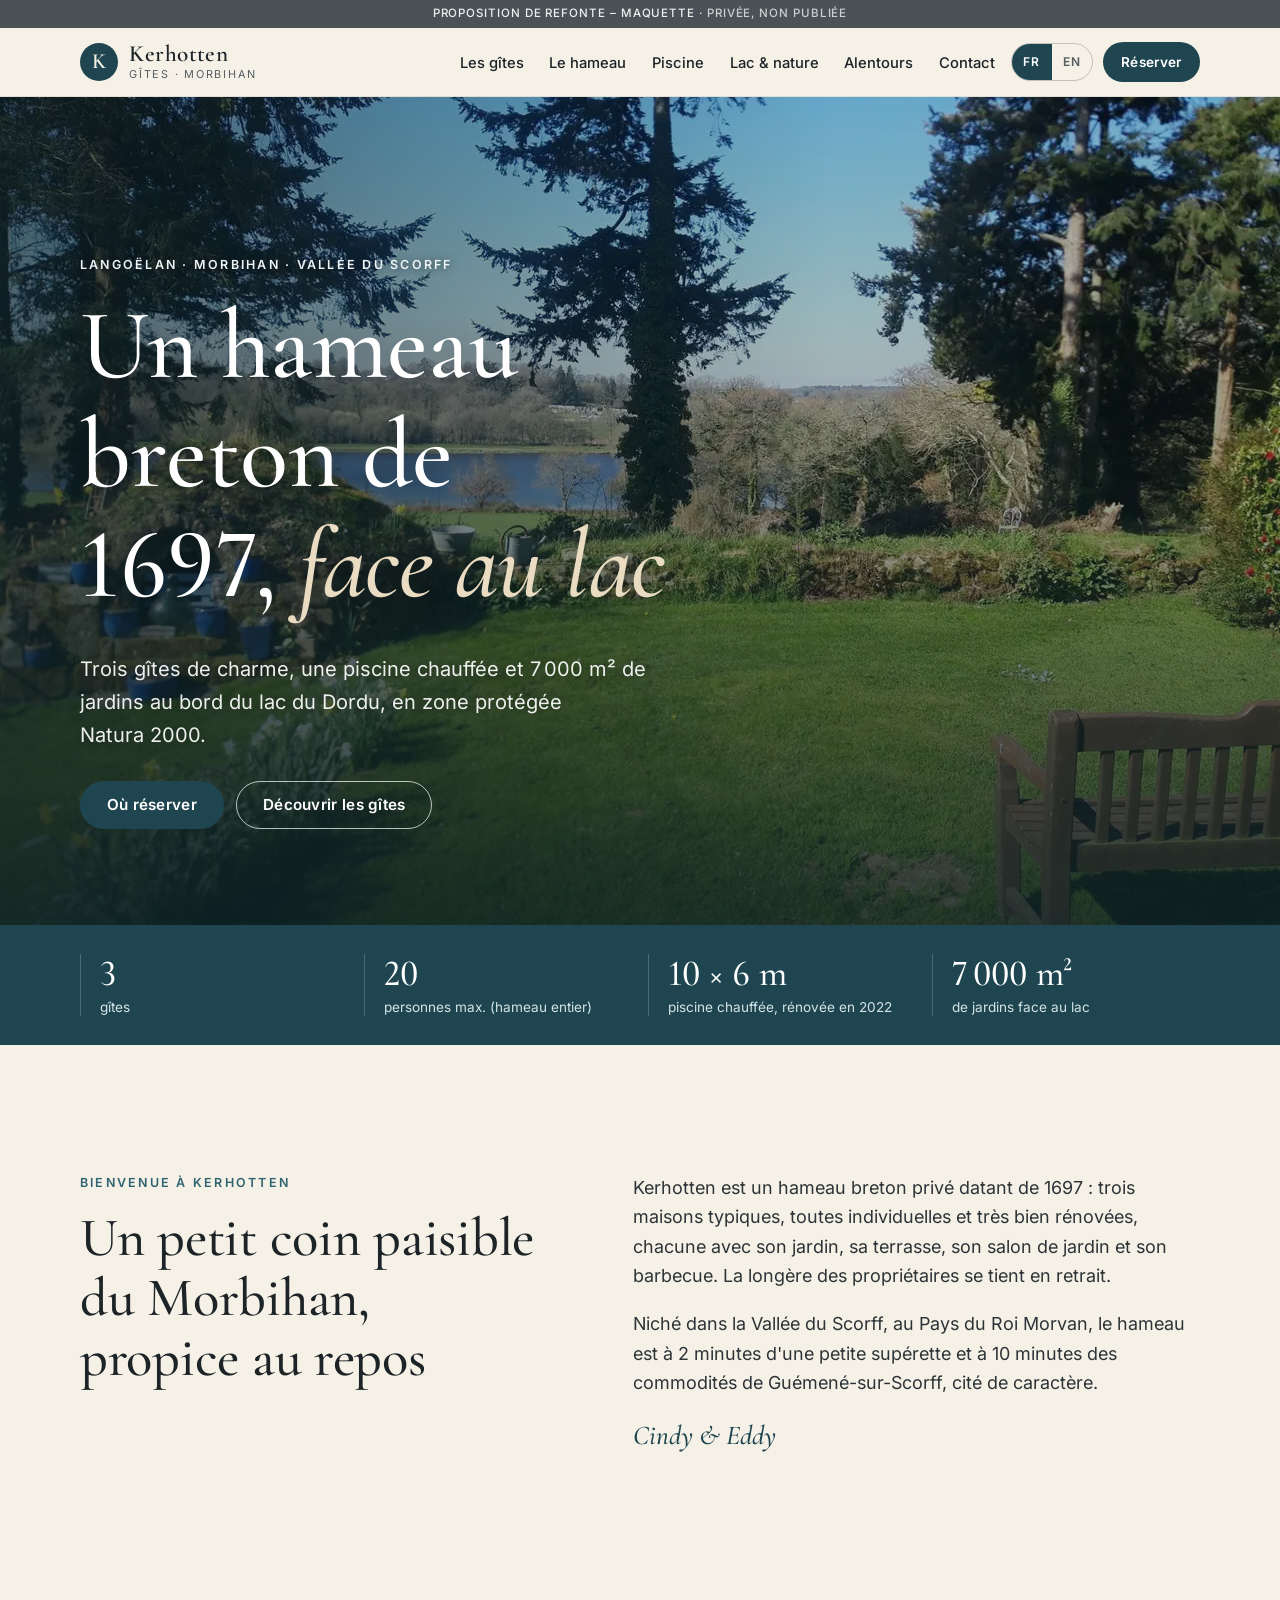
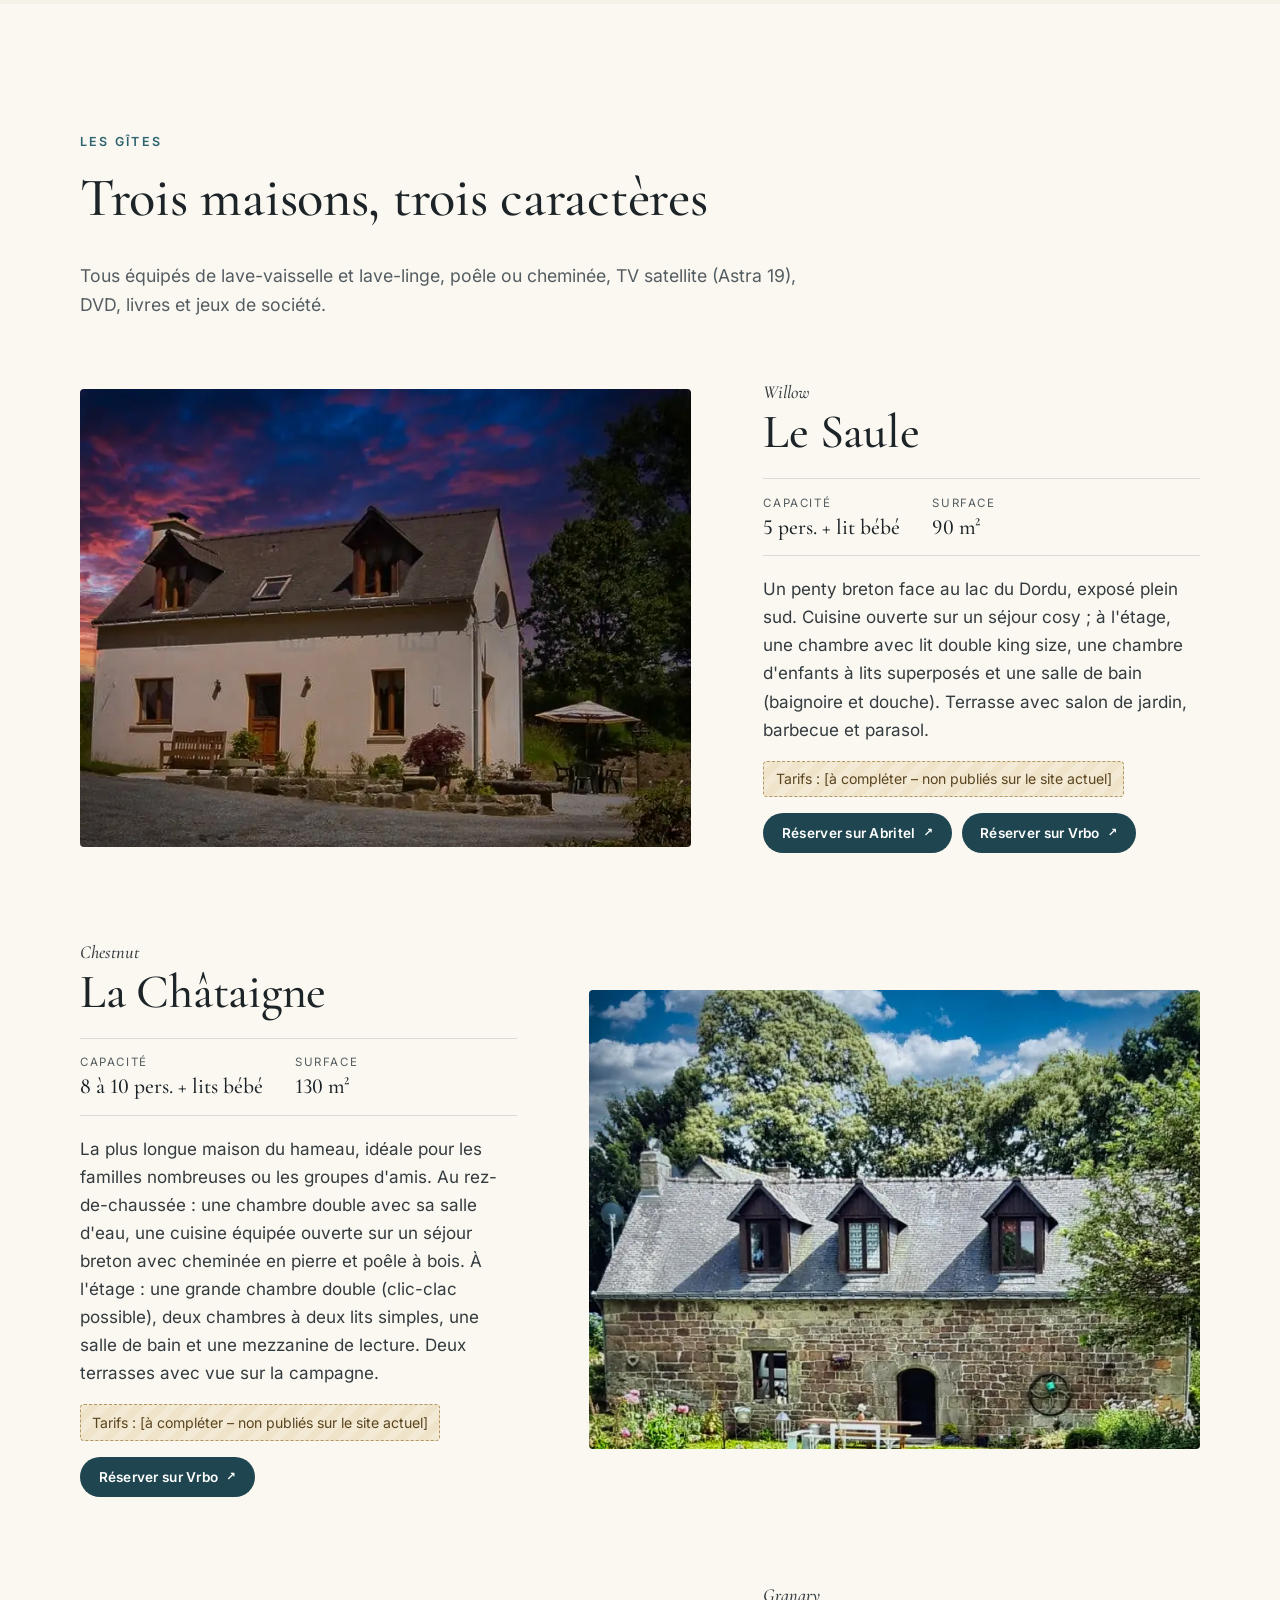
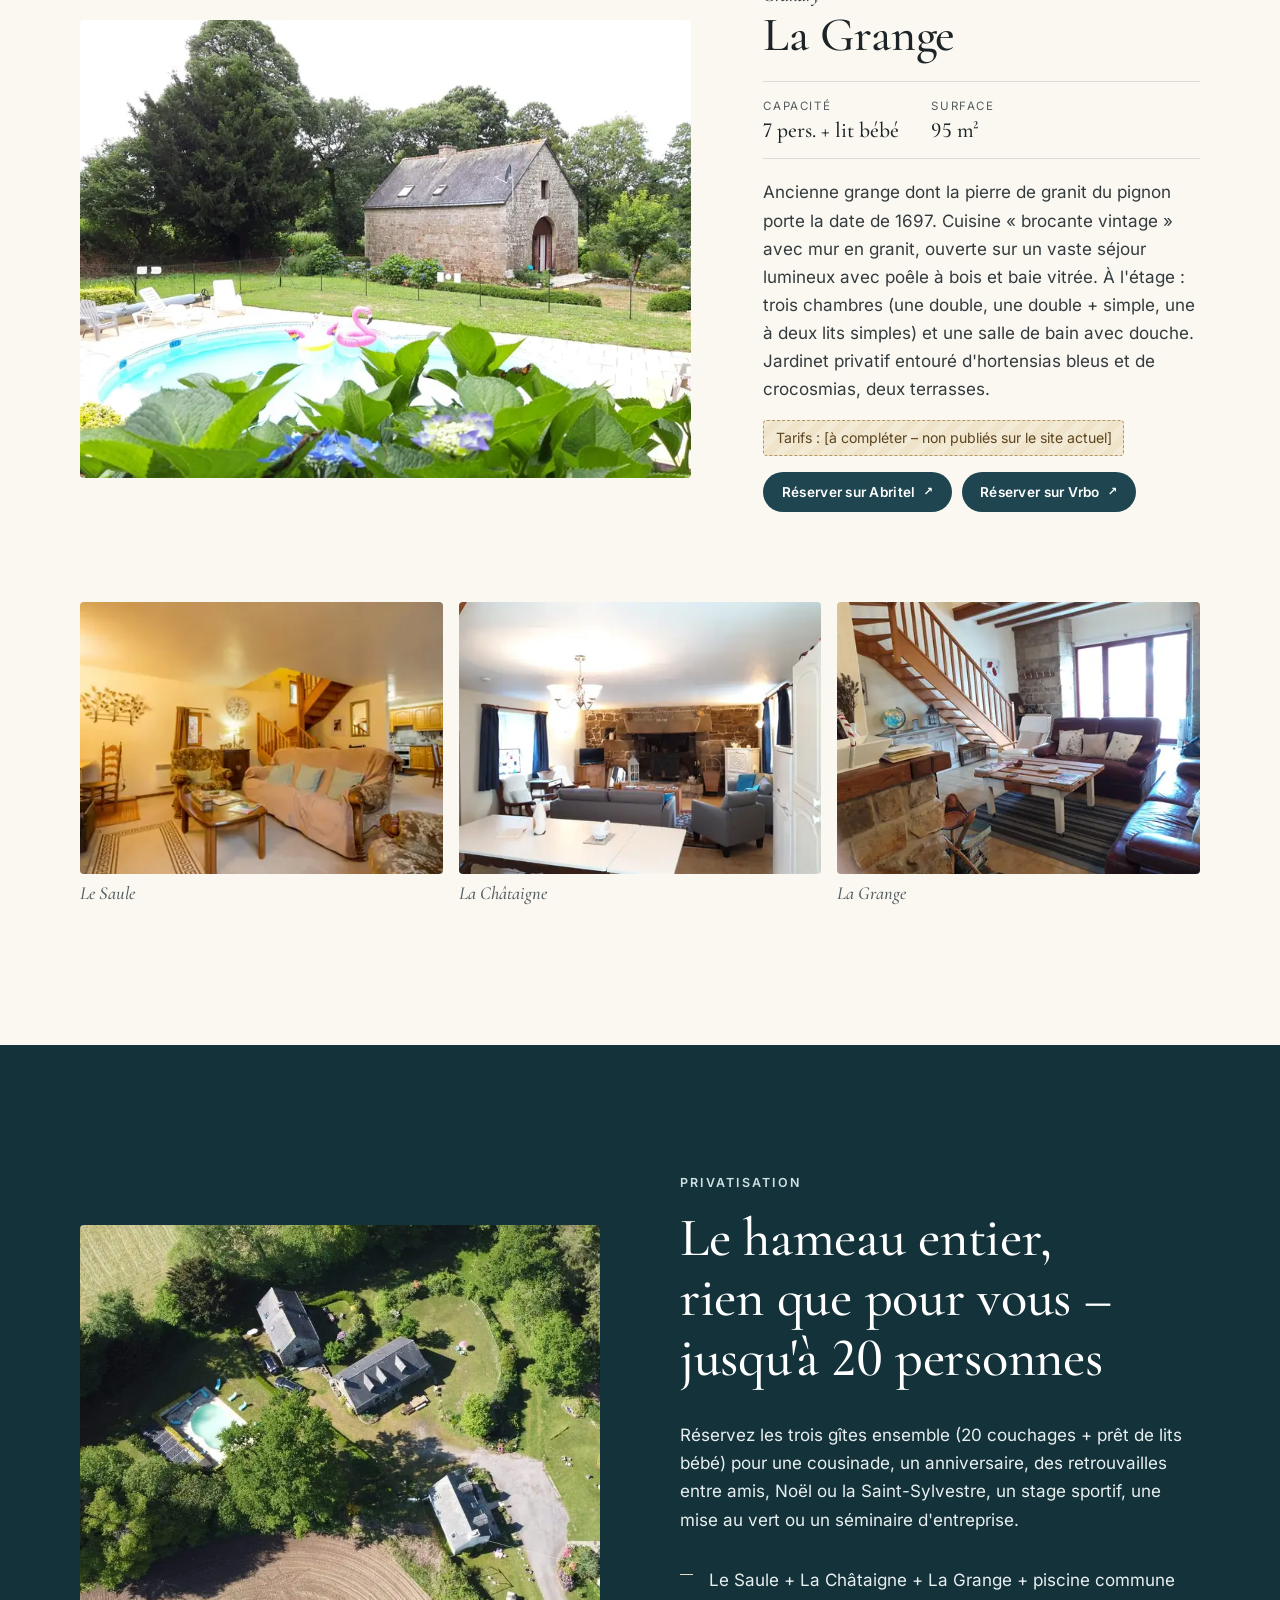
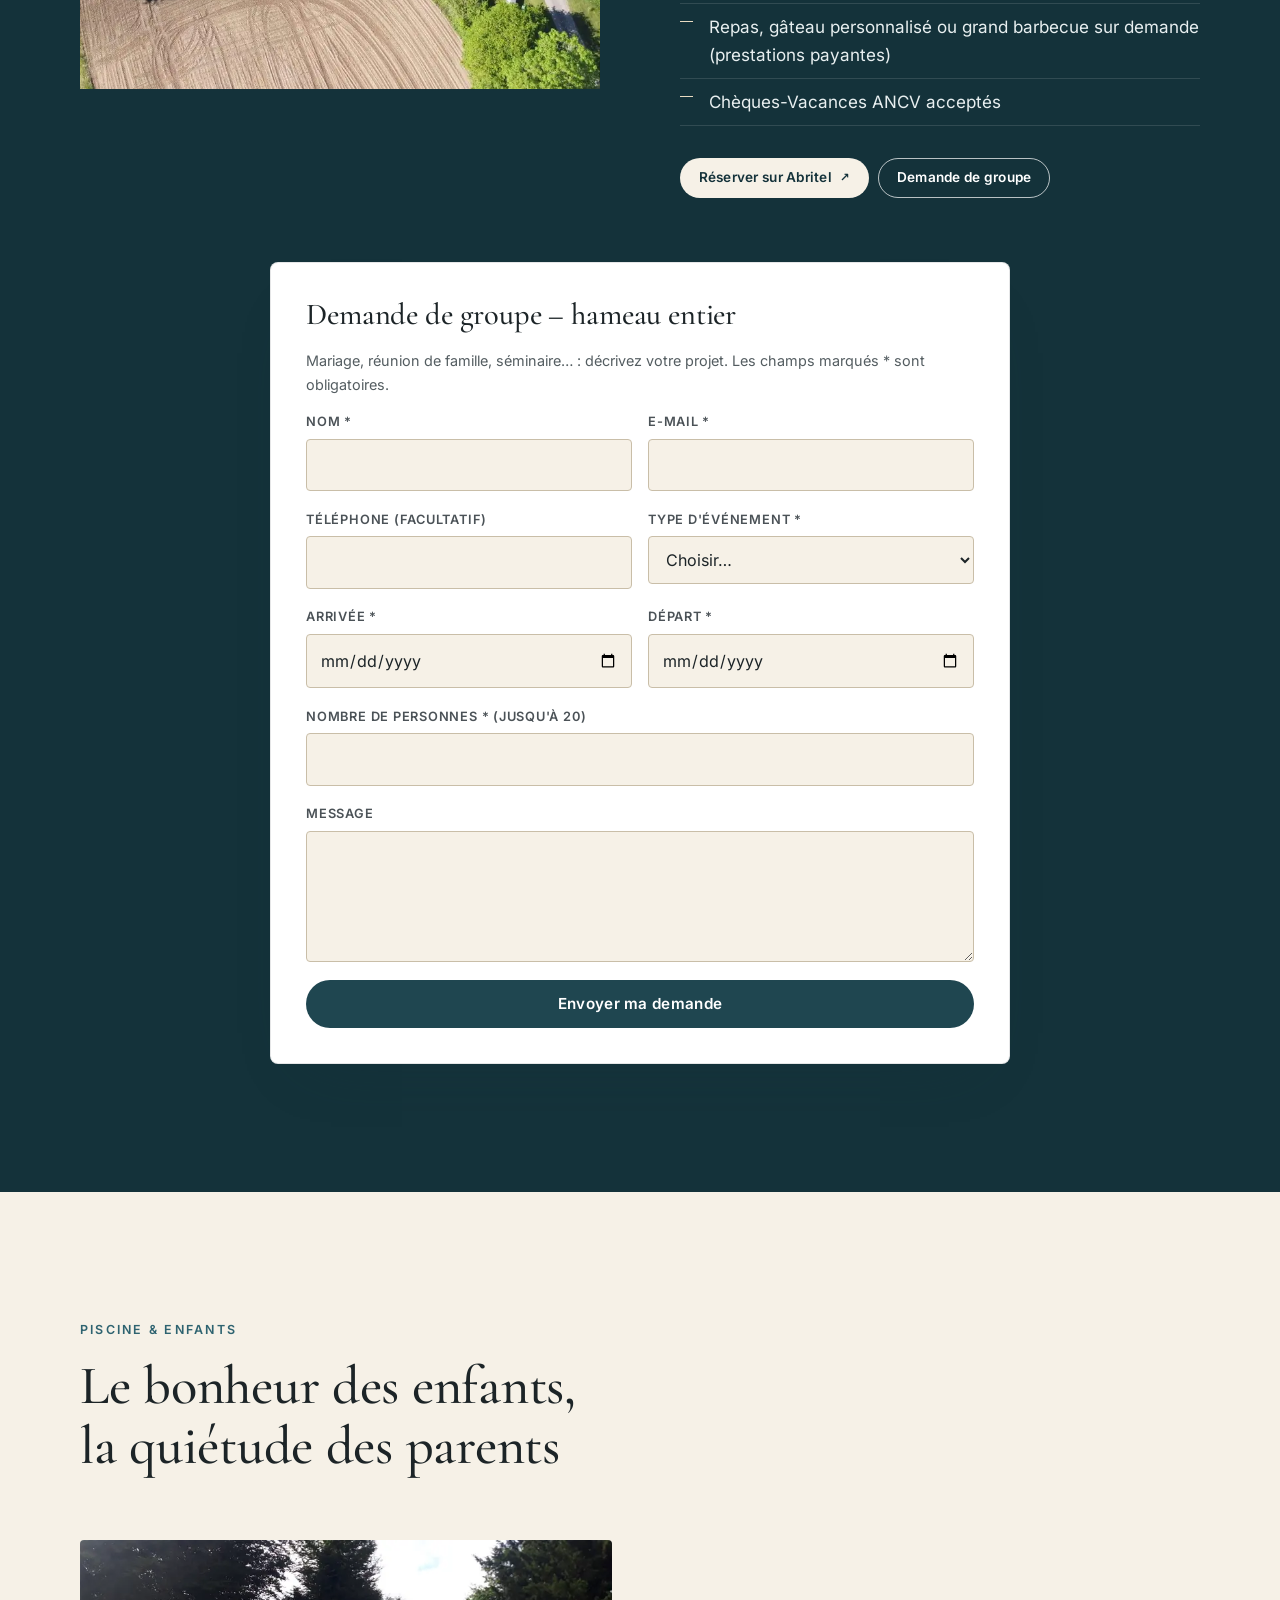
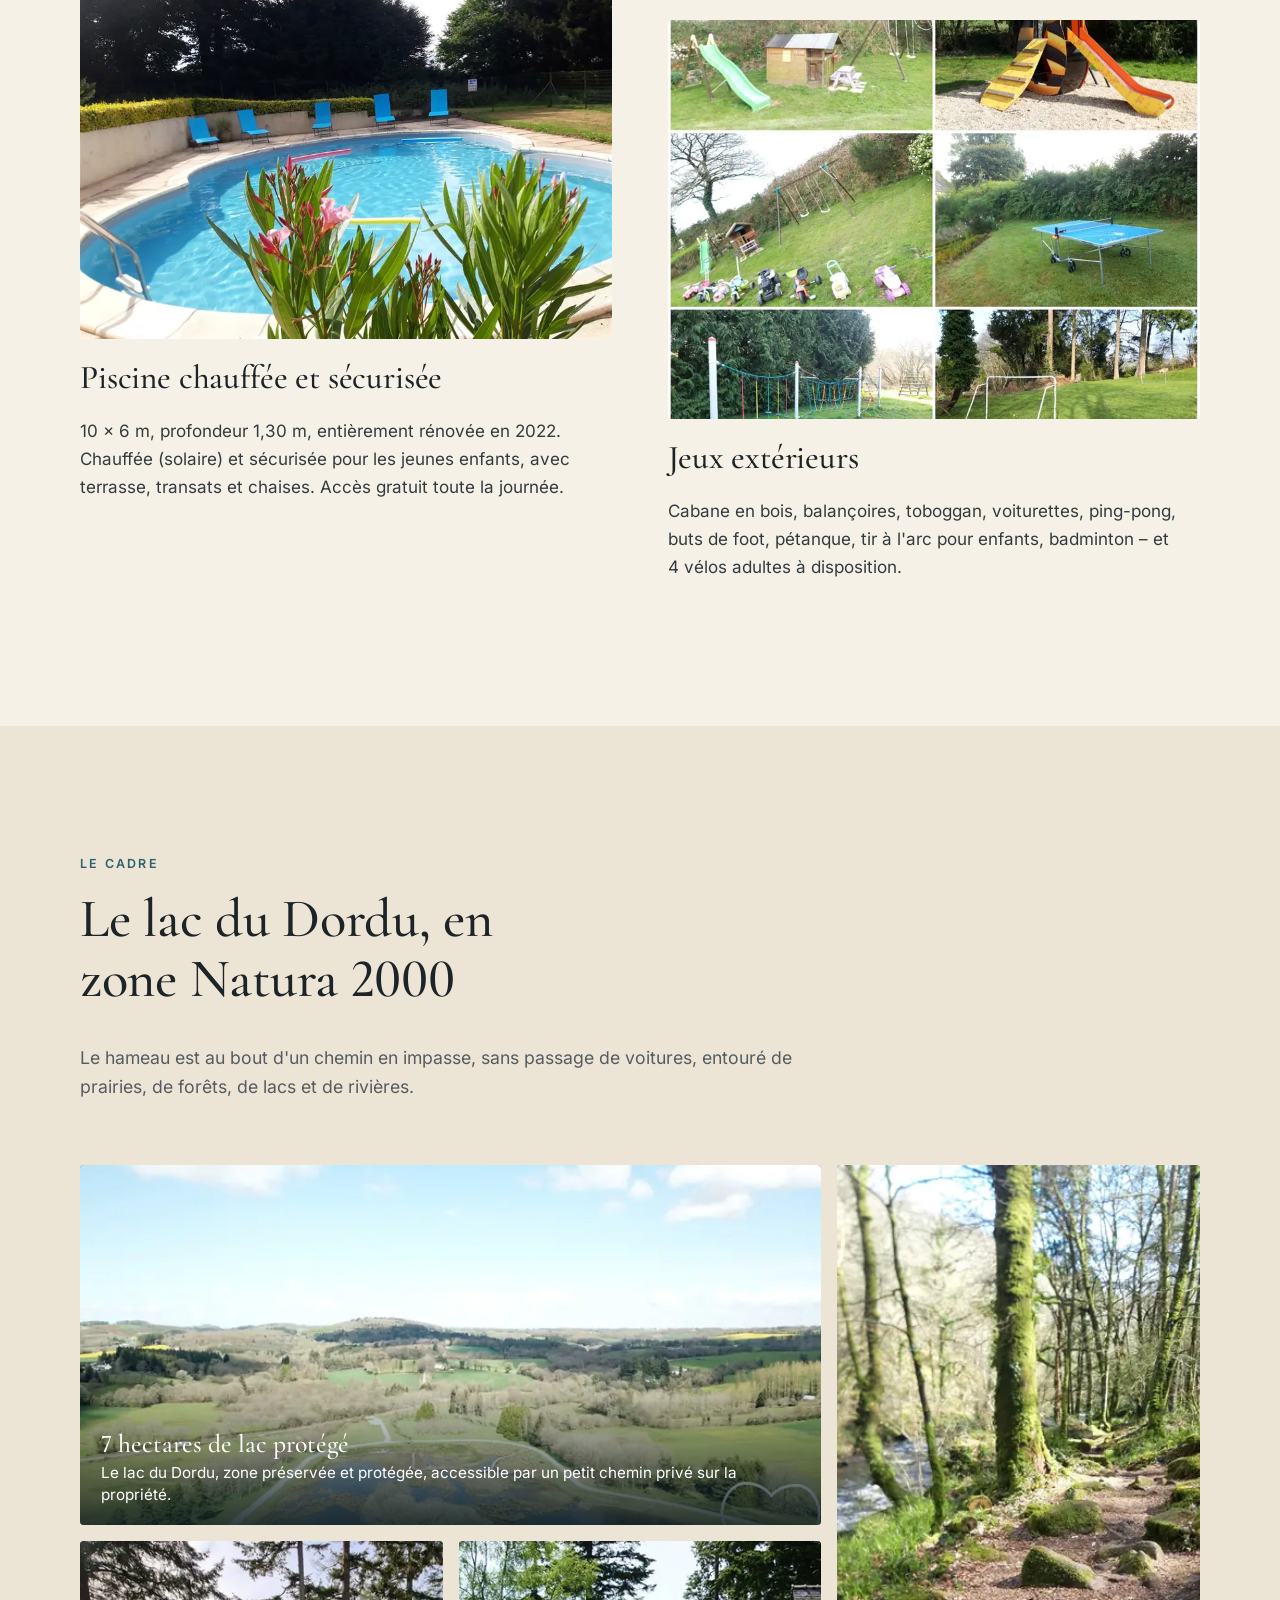
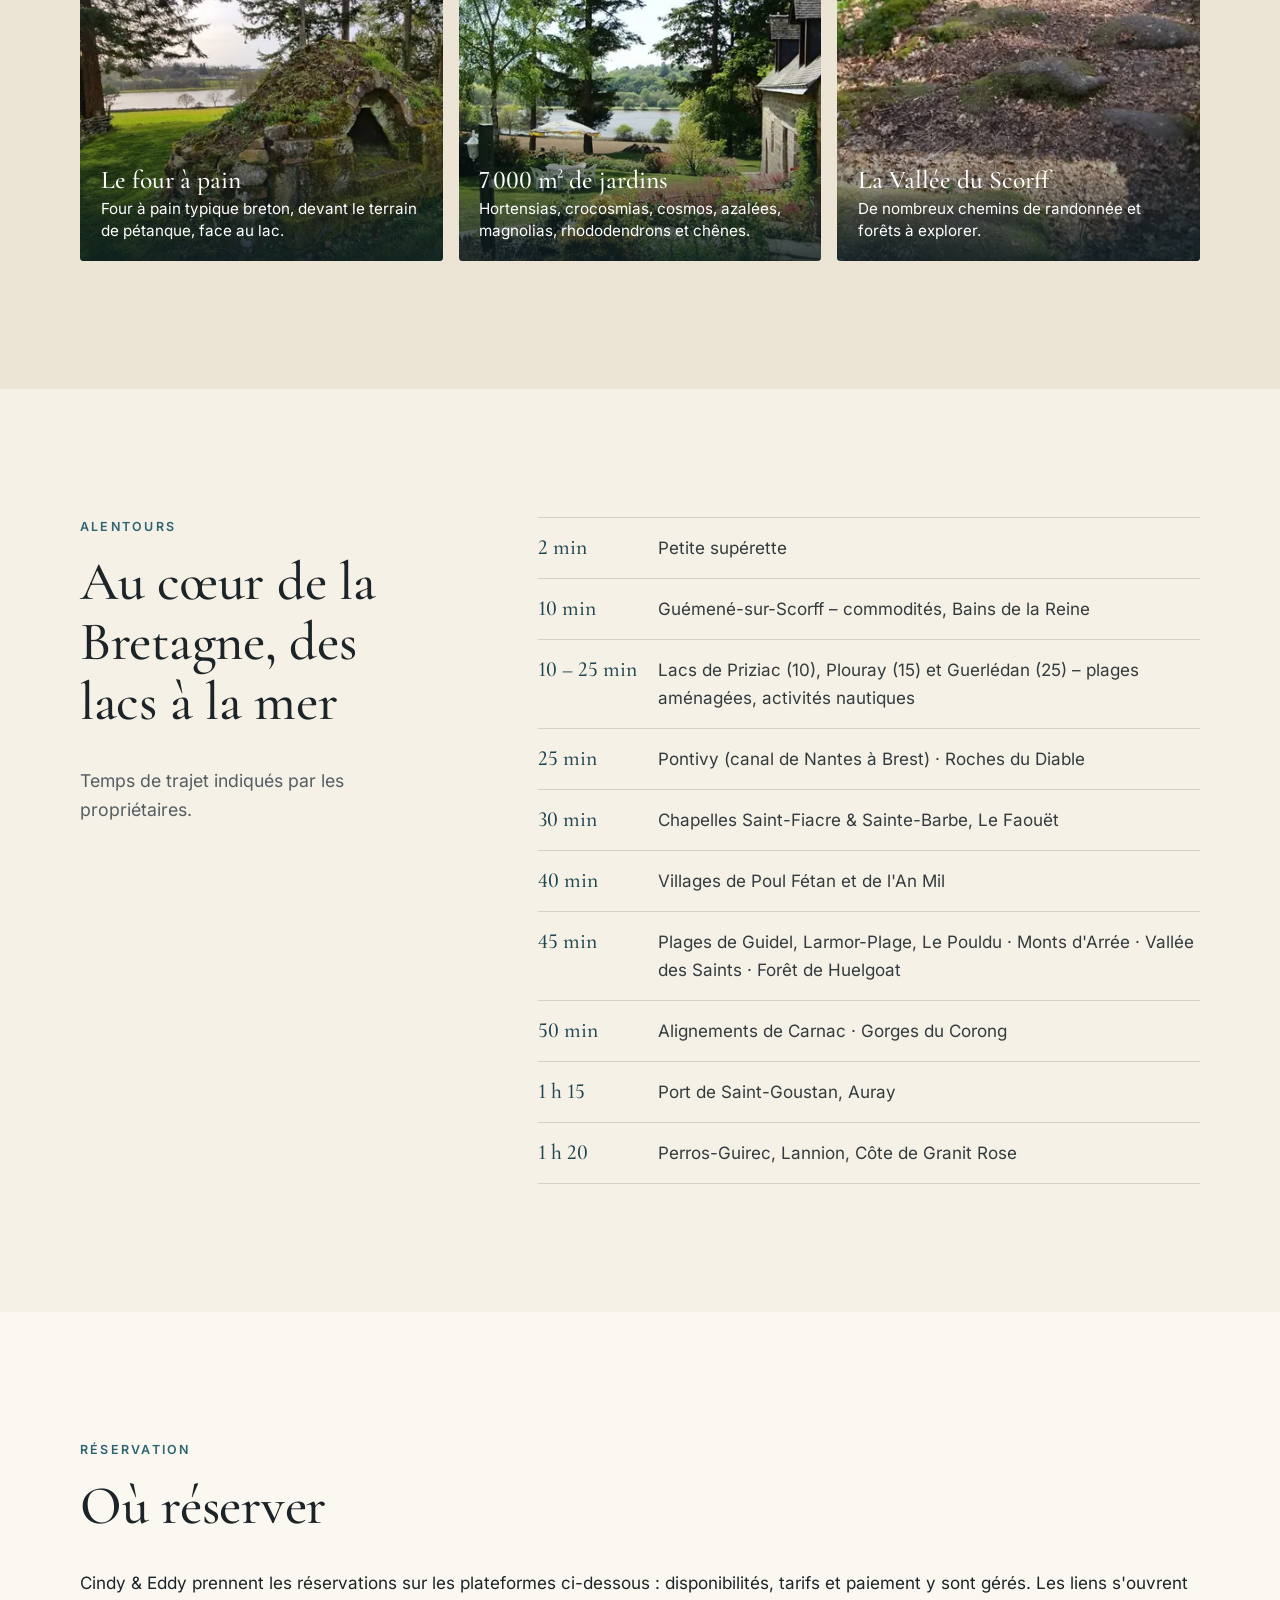
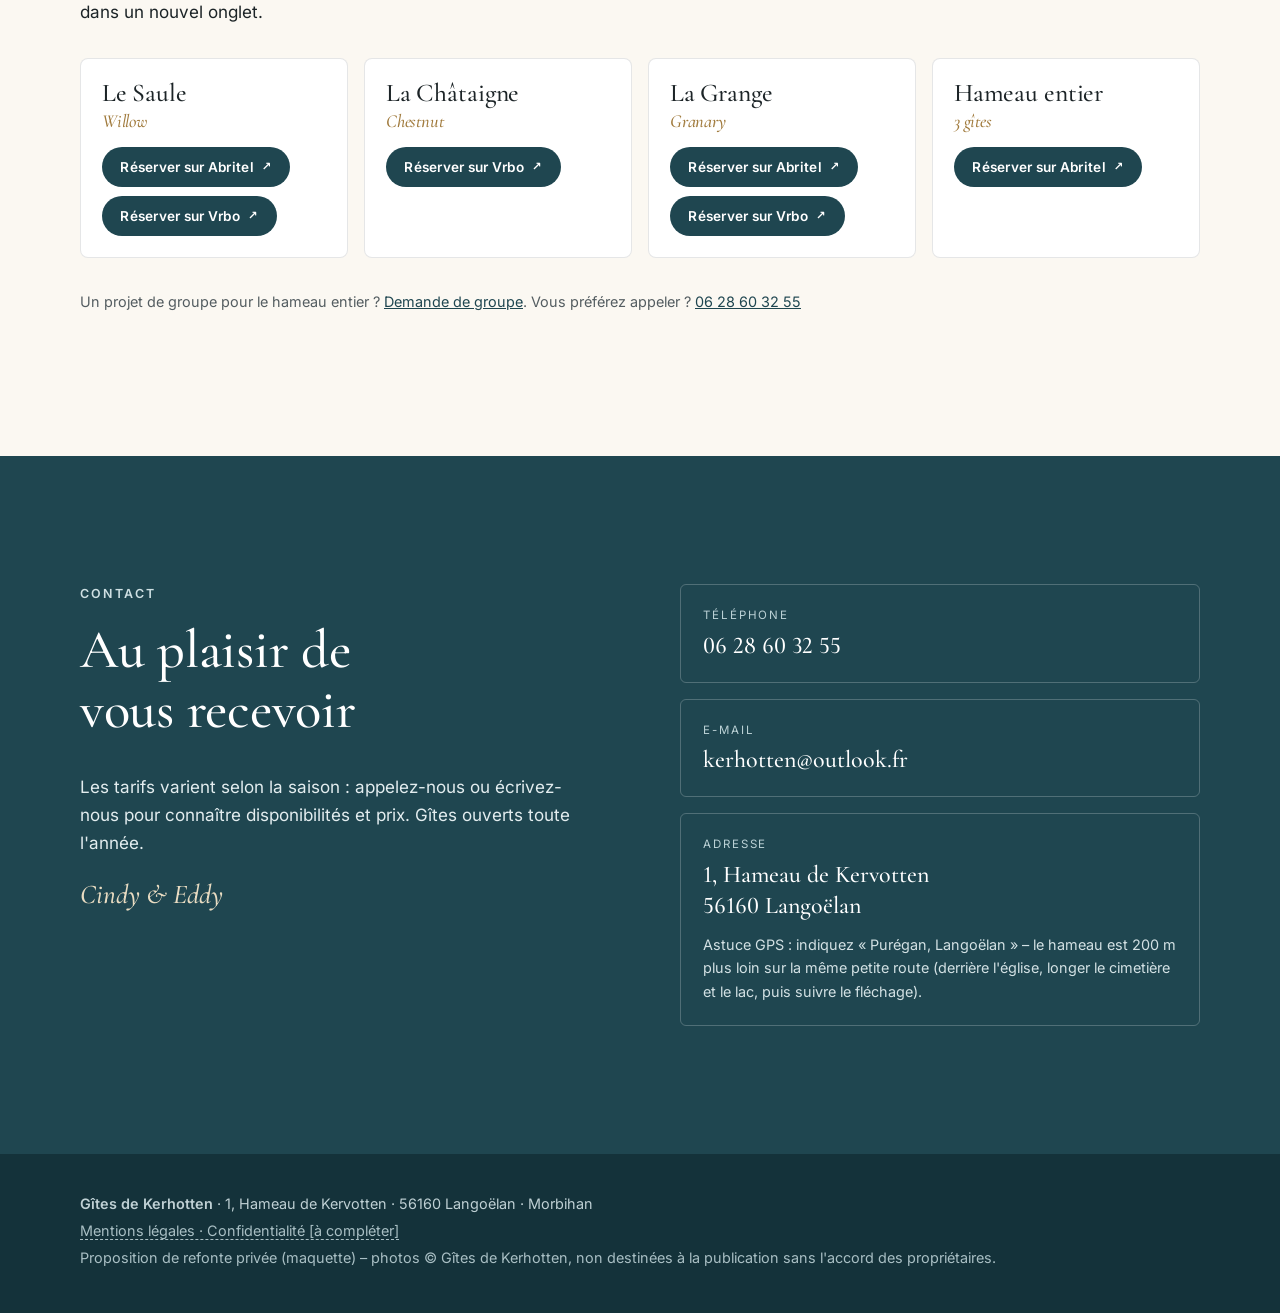
<file: index.html>
<!DOCTYPE html>
<!--
  Private redesign proposal, photos © Gîtes de Kerhotten, not for publication without owners' consent.
  Proposition de refonte privée (maquette) – photos © Gîtes de Kerhotten, ne pas publier sans l'accord des propriétaires.
  Textes et chiffres repris uniquement du site actuel www.gitesdekerhotten.fr ; tarifs = emplacements à compléter ; réservation via les annonces Abritel / Vrbo existantes (URL tirées de kerhotten-activity.md).
-->
<html lang="fr">
<head>
<meta charset="utf-8">
<meta name="viewport" content="width=device-width, initial-scale=1">
<title>Gîtes de Kerhotten – 3 gîtes de charme face au lac du Dordu, Morbihan</title>
<meta name="description" content="Hameau breton de 1697 à Langoëlan (Morbihan), Vallée du Scorff : 3 gîtes de 5 à 10 personnes, piscine chauffée, 7 000 m² de jardins face au lac du Dordu, zone Natura 2000. Privatisation jusqu'à 20 personnes.">
<!-- Maquette privée : ne pas indexer. Retirer cette balise au lancement. -->
<meta name="robots" content="noindex, nofollow">
<link rel="canonical" href="https://www.gitesdekerhotten.fr/">
<link rel="alternate" hreflang="fr" href="https://www.gitesdekerhotten.fr/">
<meta name="theme-color" content="#1f4650">
<meta property="og:type" content="website">
<meta property="og:locale" content="fr_FR">
<meta property="og:locale:alternate" content="en_GB">
<meta property="og:site_name" content="Gîtes de Kerhotten">
<meta property="og:title" content="Gîtes de Kerhotten – hameau de 1697 face au lac du Dordu">
<meta property="og:description" content="3 gîtes de charme, piscine chauffée et 7 000 m² de jardins dans la Vallée du Scorff (Morbihan). Jusqu'à 20 personnes.">
<meta property="og:url" content="https://www.gitesdekerhotten.fr/">
<meta property="og:image" content="img/og.jpg">
<meta property="og:image:width" content="1200">
<meta property="og:image:height" content="630">
<meta name="twitter:card" content="summary_large_image">
<link rel="preload" href="fonts/cormorant-garamond-latin-500-normal.woff2" as="font" type="font/woff2" crossorigin>
<link rel="preload" href="fonts/inter-latin-400-normal.woff2" as="font" type="font/woff2" crossorigin>
<link rel="preload" as="image" type="image/webp" href="img/hero-lac-800.webp" imagesrcset="img/hero-lac-480.webp 480w, img/hero-lac-640.webp 640w, img/hero-lac-800.webp 800w, img/hero-lac-1280.webp 1280w" imagesizes="100vw" fetchpriority="high">
<link rel="icon" href="data:image/svg+xml,%3Csvg xmlns='http://www.w3.org/2000/svg' viewBox='0 0 32 32'%3E%3Crect width='32' height='32' rx='6' fill='%231f4650'/%3E%3Ctext x='16' y='23' font-size='20' text-anchor='middle' fill='%23f6f1e7' font-family='Georgia,serif'%3EK%3C/text%3E%3C/svg%3E">
<style>@font-face{font-family:"Cormorant Garamond";font-style:normal;font-weight:500;font-display:swap;src:url(fonts/cormorant-garamond-latin-500-normal.woff2)format("woff2")}@font-face{font-family:"Cormorant Garamond";font-style:italic;font-weight:500;font-display:swap;src:url(fonts/cormorant-garamond-latin-500-italic.woff2)format("woff2")}@font-face{font-family:"Cormorant Garamond";font-style:normal;font-weight:600;font-display:swap;src:url(fonts/cormorant-garamond-latin-600-normal.woff2)format("woff2")}@font-face{font-family:Inter;font-style:normal;font-weight:400;font-display:swap;src:url(fonts/inter-latin-400-normal.woff2)format("woff2")}@font-face{font-family:Inter;font-style:normal;font-weight:500;font-display:swap;src:url(fonts/inter-latin-500-normal.woff2)format("woff2")}@font-face{font-family:Inter;font-style:normal;font-weight:600;font-display:swap;src:url(fonts/inter-latin-600-normal.woff2)format("woff2")}:root{--sea:#1f4650;--sea-deep:#14323a;--sea-soft:#2e6370;--granite:#4b5257;--granite-light:#8a9196;--linen:#f6f1e7;--linen-2:#ece4d4;--sand:#d9ccb4;--ink:#1c2427;--muted:#545d61;--brass:#a07a3c;--serif:"Cormorant Garamond",Georgia,"Times New Roman",serif;--sans:Inter,system-ui,-apple-system,"Segoe UI",Roboto,sans-serif;--wrap:1200px;--gutter:clamp(1.25rem,4vw,2.5rem);--radius:4px;--ease:cubic-bezier(.2,.7,.2,1);--section:clamp(4.5rem,10vw,8.5rem)}*,::after,::before{box-sizing:border-box}html{-webkit-text-size-adjust:100%;scroll-behavior:smooth;scroll-padding-top:5rem}body{margin:0;font-variant-numeric:lining-nums;font-family:var(--sans);font-size:1.0625rem;line-height:1.65;color:var(--ink);background:var(--linen);text-rendering:optimizeLegibility;-webkit-font-smoothing:antialiased}img{max-width:100%;height:auto}img,picture{display:block}a{color:var(--sea)}a:focus-visible,button:focus-visible,input:focus-visible,pre:focus-visible,select:focus-visible,textarea:focus-visible{outline:3px solid var(--brass);outline-offset:3px}h1,h2,h3{font-variant-numeric:lining-nums;font-family:var(--serif);font-weight:500;line-height:1.1;margin:0 0 .6em;letter-spacing:-.005em}h1,h2{text-wrap:balance}h2{font-size:clamp(2.1rem,4.6vw,3.4rem)}h3{font-size:clamp(1.7rem,2.6vw,2.1rem)}p{margin:0 0 1em}.wrap{max-width:var(--wrap);margin:0 auto;padding:0 var(--gutter)}.skip,.sr-only{position:absolute}.sr-only{width:1px;height:1px;overflow:hidden;clip:rect(0 0 0 0);white-space:nowrap}.skip{left:1rem;top:-4rem;z-index:100;background:var(--sea);color:#fff;padding:.7rem 1rem;border-radius:var(--radius)}.skip:focus{top:1rem}.small{font-size:.9rem;color:var(--muted)}.eyebrow{font-family:var(--sans);font-size:.78rem;font-weight:600;letter-spacing:.18em;text-transform:uppercase;color:var(--sea-soft);margin-bottom:1rem}.eyebrow-light{color:#cfe0e3}.section{padding:var(--section)0}.section-head{max-width:46rem;margin-bottom:clamp(2.5rem,5vw,4rem)}.section-lead{color:var(--muted);font-size:1.1rem}.btn{display:inline-flex;align-items:center;justify-content:center;gap:.5rem;min-height:48px;padding:.85rem 1.6rem;border-radius:999px;font:600 .95rem/1.2 var(--sans);letter-spacing:.02em;text-decoration:none;border:1px solid transparent;cursor:pointer;transition:background-color .25s var(--ease),color .25s var(--ease),transform .25s var(--ease),border-color .25s}.btn:hover{transform:translateY(-1px)}.btn-primary{background:var(--sea);color:#fff}.btn-primary:hover{background:var(--sea-deep)}.btn-dark{background:var(--ink);color:#fff}.btn-light{background:var(--linen);color:var(--sea-deep)}.btn-light:hover{background:#fff}.btn-ghost-light{color:#fff;border-color:rgba(255,255,255,.7)}.btn-ghost-light:hover{background:rgba(255,255,255,.12)}.btn-small{min-height:40px;padding:.55rem 1.1rem;font-size:.85rem}.btn-block{width:100%}.link-arrow{font-weight:600;text-decoration:none;color:var(--sea);display:inline-flex;align-items:center;gap:.4rem;min-height:44px}.link-arrow::after{content:"→";transition:transform .25s var(--ease)}.link-arrow:hover::after{transform:translateX(4px)}.site-header{position:sticky;top:0;z-index:50;background:rgba(246,241,231,.94);backdrop-filter:saturate(1.2) blur(10px);-webkit-backdrop-filter:saturate(1.2) blur(10px);border-bottom:1px solid rgba(75,82,87,.12)}.header-inner{display:flex;align-items:center;gap:1rem;min-height:68px}.brand,.nav a{color:var(--ink);text-decoration:none}.brand{display:flex;align-items:center;gap:.7rem;margin-right:auto}.brand-mark{display:grid;place-items:center;width:38px;height:38px;border-radius:50%;background:var(--sea);color:var(--linen);font:600 1.35rem/1 var(--serif)}.brand-text,.facts li{display:flex;flex-direction:column;line-height:1.1}.brand-name{font:600 1.45rem/1 var(--serif);letter-spacing:.02em}.brand-sub,.gite-specs dt{text-transform:uppercase;color:var(--muted)}.brand-sub{font-size:.68rem;letter-spacing:.16em;margin-top:.2rem}.nav ul{list-style:none;margin:0;padding:0;display:flex;gap:1.6rem}.nav a{font-size:.92rem;font-weight:500;padding:.4rem 0;background:linear-gradient(var(--sea),var(--sea)) left bottom/0 1px no-repeat;transition:background-size .3s var(--ease)}.nav a:hover{background-size:100% 1px}.header-actions{display:flex;align-items:center;gap:.6rem}.lang{display:flex;border:1px solid rgba(75,82,87,.3);border-radius:999px;overflow:hidden}.lang-btn,.menu-toggle{background:0 0;border:0;cursor:pointer}.lang-btn{font:600 .75rem/1 var(--sans);letter-spacing:.08em;padding:0 .7rem;min-height:36px;min-width:40px;color:var(--muted)}.lang-btn[aria-pressed=true]{background:var(--sea);color:#fff}.menu-toggle{display:none;width:44px;height:44px;position:relative}.burger,.burger::after,.burger::before{display:block;width:22px;height:2px;background:var(--ink);position:absolute;left:11px;transition:transform .3s var(--ease),opacity .2s;top:21px}.burger::after,.burger::before{content:"";top:-7px;left:0}.burger::after{top:7px}.menu-toggle[aria-expanded=true] .burger{background:0 0}.menu-toggle[aria-expanded=true] .burger::before{transform:translateY(7px) rotate(45deg)}.menu-toggle[aria-expanded=true] .burger::after{transform:translateY(-7px) rotate(-45deg)}@media (max-width:1023px){.menu-toggle,.nav a,.nav.open{display:block}.header-cta,.nav{display:none}.nav{position:absolute;top:100%;left:0;right:0;background:var(--linen);border-bottom:1px solid rgba(75,82,87,.15);box-shadow:0 20px 30px -20px rgba(0,0,0,.25)}.nav ul{flex-direction:column;gap:0;padding:.5rem var(--gutter) 1.2rem}.nav a{padding:.85rem 0;font-size:1.05rem;border-bottom:1px solid rgba(75,82,87,.1);background:0 0}}.hero{position:relative;min-height:min(92vh,860px);display:flex;align-items:flex-end;color:#fff;overflow:hidden;background:var(--sea-deep)}.hero picture{position:absolute;inset:0}.hero-img{width:100%;height:100%;object-fit:cover;object-position:28% 60%}@media (min-width:900px){.hero-img{object-position:50% 60%}}.hero-shade{position:absolute;inset:0;background:linear-gradient(180deg,rgba(16,36,42,.25)0,rgba(16,36,42,.35) 40%,rgba(14,32,38,.85) 100%),linear-gradient(90deg,rgba(14,32,38,.55)0,rgba(14,32,38,0) 65%)}.hero-content{position:relative;padding-top:6rem;padding-bottom:clamp(3rem,8vw,6rem);width:100%}.hero-title{font-size:clamp(2.9rem,8vw,6.2rem);max-width:13ch;margin-bottom:.35em;text-shadow:0 2px 24px rgba(0,0,0,.25)}.hero-title em{font-style:italic;color:#e9dcc2}.hero-content .eyebrow{text-shadow:0 1px 8px rgba(0,0,0,.6);color:#eef4f5}.hero-lead{text-shadow:0 1px 12px rgba(0,0,0,.35);font-size:clamp(1.05rem,1.6vw,1.25rem);max-width:36rem;color:rgba(255,255,255,.92)}.hero-ctas{display:flex;flex-wrap:wrap;gap:.8rem;margin-top:1.8rem}.facts-band{background:var(--sea);color:var(--linen)}.facts{list-style:none;margin:0 auto;display:grid;grid-template-columns:repeat(2,1fr);gap:1.4rem 1rem;padding-top:1.8rem;padding-bottom:1.8rem}.facts li{font-size:.85rem;line-height:1.35;color:#d4e3e6}.facts strong{font:500 clamp(1.7rem,3vw,2.3rem)/1.1 var(--serif);color:#fff;margin-bottom:.2rem}@media (min-width:760px){.facts{grid-template-columns:repeat(4,1fr)}.facts li{border-left:1px solid rgba(255,255,255,.2);padding-left:1.2rem}}.intro-grid{display:grid;gap:2rem}.intro-text{font-size:1.12rem;color:#2c3437;max-width:40rem}.signature{font:italic 500 1.7rem/1 var(--serif);color:var(--sea);margin-top:1.5rem}.signature-light{color:#e9dcc2}@media (min-width:900px){.intro-grid{grid-template-columns:5fr 6fr;gap:5rem;align-items:start}}.gites{background:#fbf8f2}.gite-list{display:grid;gap:clamp(3.5rem,7vw,6rem)}.gite{display:grid;gap:1.6rem;align-items:center}.gite-media{overflow:hidden;border-radius:var(--radius);background:var(--linen-2);aspect-ratio:4/3}.gite-img,.gite-media picture{height:100%}.gite-img{width:100%;object-fit:cover;transition:transform 1.2s var(--ease)}.gite:hover .gite-img{transform:scale(1.03)}.gite-en{font:italic 500 1.15rem/1 var(--serif);color:var(--brass);margin:0 0 .3rem}.gite h3{font-size:clamp(2.2rem,4vw,3rem);margin-bottom:.4em}.gite-specs{display:flex;gap:2rem;margin:0 0 1.2rem;padding:.9rem 0;border-top:1px solid rgba(75,82,87,.18);border-bottom:1px solid rgba(75,82,87,.18)}.gite-specs div{display:flex;flex-direction:column}.gite-specs dt{font-size:.72rem;letter-spacing:.14em}.gite-specs dd{margin:0;font:500 1.35rem/1.3 var(--serif);color:var(--ink)}.duo-item p,.gite-body p{color:#333b3e}.placeholder{display:table;font-size:.88rem;background:repeating-linear-gradient(-45deg,#f3ead6,#f3ead6 8px,#efe3c9 8px,#efe3c9 16px);border:1px dashed #b39762;padding:.35rem .7rem;border-radius:var(--radius);color:#5a4520!important}@media (min-width:900px){.gite{grid-template-columns:7fr 5fr;gap:4.5rem}.gite:nth-child(even){grid-template-columns:5fr 7fr}.gite:nth-child(even) .gite-media{order:2}}.interiors{display:grid;grid-auto-flow:column;grid-auto-columns:80%;gap:1rem;overflow-x:auto;scroll-snap-type:x mandatory;margin-top:clamp(3.5rem,7vw,6rem);padding-bottom:.8rem}.interiors figure{margin:0;scroll-snap-align:start}.interiors picture{aspect-ratio:4/3}.inter-img{width:100%;height:100%;object-fit:cover}.interiors figcaption{font:italic 500 1.15rem var(--serif);color:var(--muted);margin-top:.5rem}@media (min-width:900px){.interiors{grid-auto-flow:row;grid-template-columns:repeat(3,1fr);overflow:visible}}.hameau{background:var(--sea-deep);color:#e8eff0}.contact h2,.hameau h2{color:#fff}.split{display:grid;gap:2.5rem;align-items:center}.split-media{border-radius:var(--radius);overflow:hidden;aspect-ratio:1/1}.split-img{width:100%;height:100%;object-fit:cover}.ticks{list-style:none;padding:0;margin:1.5rem 0 2rem}.ticks li{padding:.55rem 0 .55rem 1.8rem;position:relative;border-bottom:1px solid rgba(255,255,255,.12)}.ticks li::before{content:"";position:absolute;left:0;top:1.05rem;width:.8rem;height:1px;background:#e9dcc2}@media (min-width:900px){.split{grid-template-columns:1fr 1fr;gap:5rem}}.duo{display:grid;gap:3rem}.duo-item{margin:0}.duo-item picture,.interiors picture,.mosaic figure{overflow:hidden;border-radius:var(--radius)}.duo-item picture{aspect-ratio:4/3;margin-bottom:1.3rem}.duo-img{width:100%;height:100%;object-fit:cover}@media (min-width:900px){.duo{grid-template-columns:1fr 1fr;gap:3.5rem}.duo-item:nth-child(2){margin-top:5rem}}.cadre{background:var(--linen-2)}.distances li,.mosaic{display:grid;gap:1rem}.mosaic figure{margin:0;position:relative;min-height:280px;background:var(--granite)}.mosaic picture{position:absolute;inset:0}.mosaic-img{width:100%;height:100%;object-fit:cover}.mosaic figcaption{position:absolute;left:0;right:0;bottom:0;padding:3.5rem 1.3rem 1.2rem;color:#fff;background:linear-gradient(180deg,transparent,rgba(12,28,33,.85));display:flex;flex-direction:column;gap:.2rem;font-size:.95rem;line-height:1.45}.mosaic figcaption strong{font:500 1.6rem/1.15 var(--serif)}@media (min-width:760px){.mosaic{grid-template-columns:repeat(3,1fr);grid-template-rows:300px 300px}.m-a{grid-column:1/3;grid-row:1/2}.m-b{grid-column:3/4;grid-row:1/3}.m-c,.m-d{grid-column:1/2;grid-row:2/3}.m-d{grid-column:2/3}}@media (min-width:1100px){.mosaic{grid-template-rows:360px 320px}}.alentours-grid{display:grid;gap:2.5rem}.distances{list-style:none;margin:0;padding:0;border-top:1px solid rgba(75,82,87,.2)}.distances li{grid-template-columns:6.5rem 1fr;padding:1rem 0;border-bottom:1px solid rgba(75,82,87,.2);align-items:baseline}.d-time{font:500 1.35rem/1.2 var(--serif);color:var(--sea);white-space:nowrap}.d-place{color:#333b3e}@media (min-width:900px){.alentours-grid{grid-template-columns:4fr 7fr;gap:5rem}.alentours-grid header{position:sticky;top:7rem;align-self:start}}.reserver{background:#fbf8f2}.reserver-grid{display:grid;gap:2.5rem}.field label,.placeholder-tag{font-weight:600;text-transform:uppercase;margin-bottom:.4rem}.placeholder-tag{font-size:.7rem;letter-spacing:.16em;color:#7a5b22}.booking{background:#fff;border:1px solid rgba(75,82,87,.14);border-radius:8px;padding:clamp(1.3rem,3vw,2.2rem);box-shadow:0 30px 60px -40px rgba(20,50,58,.35)}.field{display:flex;flex-direction:column;margin-bottom:1.1rem;min-width:0}.field-row{display:grid;grid-template-columns:1fr 1fr;gap:0 1rem}@media (max-width:480px){.field-row-dates{grid-template-columns:1fr}}.field label{font-size:.8rem;letter-spacing:.06em;color:var(--granite)}.field input,.field select,.field textarea{font:inherit;font-size:1rem;color:var(--ink);background:var(--linen);border:1px solid #c9bea8;border-radius:var(--radius);padding:.75rem .8rem;min-height:48px;width:100%;min-width:0}.field textarea{resize:vertical}.field input:focus,.field select:focus,.field textarea:focus{border-color:var(--sea);background:#fff}.form-error{color:#9b2c1f;font-weight:500;min-height:0;margin:0}.form-error:not(:empty){margin-bottom:1rem}.mail-preview{margin-top:1.5rem;border-top:1px solid rgba(75,82,87,.15);padding-top:1.3rem}.preview-title{font-weight:600}.mail-preview pre{white-space:pre-wrap;word-break:break-word;font:.88rem/1.55 ui-monospace,SFMono-Regular,Menlo,monospace;background:var(--linen);border-radius:var(--radius);padding:1rem;margin:0 0 1rem;max-height:18rem;overflow:auto}@media (min-width:900px){.reserver-grid{grid-template-columns:5fr 6fr;gap:5rem;align-items:start}}.contact{background:var(--sea);color:#e3edef}.contact-grid{display:grid;gap:2.5rem}.contact-cards{display:grid;gap:1rem}.contact-card{display:flex;flex-direction:column;gap:.3rem;padding:1.3rem 1.4rem;border:1px solid rgba(255,255,255,.22);border-radius:6px;color:#fff;text-decoration:none;transition:background-color .25s}a.contact-card:hover{background:rgba(255,255,255,.07)}.cc-label{font-size:.72rem;letter-spacing:.16em;text-transform:uppercase;color:#bcd2d6}.cc-value{font:500 1.5rem/1.3 var(--serif);font-style:normal;word-break:break-word}.cc-note{font-size:.9rem;color:#d3e1e4;margin-top:.4rem}@media (min-width:900px){.contact-grid{grid-template-columns:1fr 1fr;gap:5rem}}.site-footer{background:var(--sea-deep);color:#bfd0d4;padding:2.2rem 0 2.5rem;font-size:.9rem}.site-footer p{margin:.2rem 0}.site-footer .small{color:#a9bfc4}.placeholder-inline{border-bottom:1px dashed #a9bfc4}.mock-label{margin:0;background:var(--granite);color:#eef0ef;font:500 .72rem/1.2 var(--sans);letter-spacing:.08em;text-transform:uppercase;text-align:center;padding:.45rem 1rem}.mock-sub{opacity:.8}@media (max-width:520px){.mock-sep,.mock-sub{display:none}}@media (prefers-reduced-motion:no-preference){.js .reveal{opacity:0;transform:translateY(24px);transition:opacity .9s var(--ease),transform .9s var(--ease)}.js .reveal.in{opacity:1;transform:none}.hero-content>*{animation:rise 1s var(--ease) both}.hero-content>:nth-child(2){animation-delay:.08s}.hero-content>:nth-child(3){animation-delay:.16s}.hero-content>:nth-child(4){animation-delay:.24s}@keyframes rise{0%{opacity:0;transform:translateY(18px)}to{opacity:1;transform:none}}}@media (prefers-reduced-motion:reduce){html{scroll-behavior:auto}*,::after,::before{transition-duration:.01ms!important;animation-duration:.01ms!important}}.cc-value,.d-time,.facts strong,.gite-specs dd,.hero-title,.mosaic figcaption strong{font-variant-numeric:lining-nums}.vh{position:absolute!important;width:1px;height:1px;overflow:hidden;clip:rect(0 0 0 0);white-space:nowrap}.book-links{display:flex;flex-wrap:wrap;gap:.6rem;margin-top:1rem}.book-links .btn::after{content:"↗";font-size:.85em}.book-links .btn[href^="#"]::after{content:none}.where-list{list-style:none;padding:0;margin:2rem 0;display:grid;gap:1rem;grid-template-columns:repeat(auto-fit,minmax(240px,1fr))}.where-card{background:#fff;border:1px solid rgba(75,82,87,.14);border-radius:8px;padding:1.3rem}.where-card h3{font-size:1.6rem;margin:0}.where-card .gite-en{display:block;margin-top:.3rem}.group-wrap{margin-top:clamp(2.5rem,6vw,4rem);max-width:820px;scroll-margin-top:5rem}.group-form{color:var(--ink)}.group-form h3{font-size:1.9rem}.form-ok{background:#e6f0ea;border:1px solid #6d9a7c;color:#1d4a2c;border-radius:var(--radius);padding:1rem;margin:1rem 0 0}</style>
<script>document.documentElement.classList.add('js')</script>
<script type="application/ld+json">
{
  "@context": "https://schema.org",
  "@type": "LodgingBusiness",
  "name": "Gîtes de Kerhotten",
  "description": "Hameau breton privé datant de 1697 composé de 3 gîtes, avec piscine chauffée et 7 000 m² de jardins face au lac du Dordu, Vallée du Scorff, zone Natura 2000.",
  "url": "https://www.gitesdekerhotten.fr/",
  "email": "kerhotten@outlook.fr",
  "telephone": "+33628603255",
  "image": "img/og.jpg",
  "address": {
    "@type": "PostalAddress",
    "streetAddress": "1, Hameau de Kervotten",
    "postalCode": "56160",
    "addressLocality": "Langoëlan",
    "addressRegion": "Bretagne",
    "addressCountry": "FR"
  },
  "paymentAccepted": "Chèques-Vacances ANCV",
  "amenityFeature": [
    {"@type": "LocationFeatureSpecification", "name": "Piscine chauffée et sécurisée 10 × 6 m (rénovée en 2022)", "value": true},
    {"@type": "LocationFeatureSpecification", "name": "Aire de jeux pour enfants", "value": true},
    {"@type": "LocationFeatureSpecification", "name": "Jardins de 7 000 m²", "value": true},
    {"@type": "LocationFeatureSpecification", "name": "Accès privé au lac du Dordu", "value": true}
  ],
  "containsPlace": [
    {"@type": "Accommodation", "name": "Willow – Le Saule", "occupancy": {"@type": "QuantitativeValue", "maxValue": 5}, "floorSize": {"@type": "QuantitativeValue", "value": 90, "unitCode": "MTK"}},
    {"@type": "Accommodation", "name": "Chestnut – La Châtaigne", "occupancy": {"@type": "QuantitativeValue", "minValue": 8, "maxValue": 10}, "floorSize": {"@type": "QuantitativeValue", "value": 130, "unitCode": "MTK"}},
    {"@type": "Accommodation", "name": "Granary – La Grange", "occupancy": {"@type": "QuantitativeValue", "maxValue": 7}, "floorSize": {"@type": "QuantitativeValue", "value": 95, "unitCode": "MTK"}}
  ]
}
</script>
</head>
<body>
<a class="skip" href="#main" data-en="Skip to content">Aller au contenu</a>
<p class="mock-label"><span data-en="Redesign proposal – mock-up">Proposition de refonte – maquette</span> <span class="mock-sep" aria-hidden="true">·</span> <span class="mock-sub" data-en="private, not published">privée, non publiée</span></p>

<header class="site-header" id="top">
  <div class="wrap header-inner">
    <a class="brand" href="#top">
      <span class="brand-mark" aria-hidden="true">K</span>
      <span class="brand-text"><span class="brand-name">Kerhotten</span><span class="brand-sub" data-en="Holiday cottages · Morbihan">Gîtes · Morbihan</span></span>
    </a>
    <nav class="nav" id="nav" aria-label="Navigation principale" data-en-aria="Main navigation">
      <ul>
        <li><a href="#gites" data-en="Cottages">Les gîtes</a></li>
        <li><a href="#hameau" data-en="The hamlet">Le hameau</a></li>
        <li><a href="#piscine" data-en="Pool">Piscine</a></li>
        <li><a href="#cadre" data-en="Lake &amp; nature">Lac &amp; nature</a></li>
        <li><a href="#alentours" data-en="Area">Alentours</a></li>
        <li><a href="#contact" data-en="Contact">Contact</a></li>
      </ul>
    </nav>
    <div class="header-actions">
      <div class="lang" role="group" aria-label="Langue / Language">
        <button type="button" class="lang-btn" data-lang="fr" aria-pressed="true" lang="fr">FR</button>
        <button type="button" class="lang-btn" data-lang="en" aria-pressed="false" lang="en">EN</button>
      </div>
      <a class="btn btn-small btn-primary header-cta" href="#reserver" data-en="Book">Réserver</a>
      <button type="button" class="menu-toggle" aria-expanded="false" aria-controls="nav"><span class="sr-only" data-en="Menu">Menu</span><span class="burger" aria-hidden="true"></span></button>
    </div>
  </div>
</header>

<main id="main">
  <section class="hero" aria-labelledby="hero-title">
    <picture><source type="image/webp" srcset="img/hero-lac-480.webp 480w, img/hero-lac-640.webp 640w, img/hero-lac-800.webp 800w, img/hero-lac-1280.webp 1280w" sizes="100vw"><img class="hero-img" src="img/hero-lac-800.jpg" width="800" height="600" alt="Jardin de Kerhotten avec banc face au lac du Dordu" data-en-alt="Kerhotten garden with a bench overlooking Lac du Dordu" fetchpriority="high"></picture>
    <div class="hero-shade" aria-hidden="true"></div>
    <div class="wrap hero-content">
      <p class="eyebrow eyebrow-light" data-en="Langoëlan · Morbihan · Scorff Valley">Langoëlan · Morbihan · Vallée du Scorff</p>
      <h1 id="hero-title" class="hero-title"><span data-en="A Breton hamlet from 1697,">Un hameau breton de 1697,</span> <em data-en="facing the lake">face au lac</em></h1>
      <p class="hero-lead" data-en="Three character cottages, a heated pool and 7,000 m² of gardens on the shores of Lac du Dordu, in a Natura 2000 protected area.">Trois gîtes de charme, une piscine chauffée et 7&#8239;000&nbsp;m² de jardins au bord du lac du Dordu, en zone protégée Natura&nbsp;2000.</p>
      <div class="hero-ctas">
        <a class="btn btn-primary" href="#reserver" data-en="Where to book">Où réserver</a>
        <a class="btn btn-ghost-light" href="#gites" data-en="Discover the cottages">Découvrir les gîtes</a>
      </div>
    </div>
  </section>

  <div class="facts-band">
    <ul class="wrap facts">
      <li><strong>3</strong> <span data-en="cottages">gîtes</span></li>
      <li><strong>20</strong> <span data-en="guests max. (whole hamlet)">personnes max. (hameau entier)</span></li>
      <li><strong>10&nbsp;×&nbsp;6&nbsp;m</strong> <span data-en="heated pool, renovated 2022">piscine chauffée, rénovée en 2022</span></li>
      <li><strong>7&#8239;000&nbsp;m²</strong> <span data-en="of gardens by the lake">de jardins face au lac</span></li>
    </ul>
  </div>

  <section class="section intro" aria-labelledby="intro-title">
    <div class="wrap intro-grid">
      <div class="reveal">
        <p class="eyebrow" data-en="Welcome to Kerhotten">Bienvenue à Kerhotten</p>
        <h2 id="intro-title" data-en="A quiet corner of the Morbihan, made for slowing down">Un petit coin paisible du Morbihan, propice au repos</h2>
      </div>
      <div class="intro-text reveal">
        <p data-en="Kerhotten is a private Breton hamlet dating from 1697: three traditional houses, each independent and carefully renovated, with its own garden, terrace, garden furniture and barbecue. The owners’ longhouse stands slightly apart.">Kerhotten est un hameau breton privé datant de 1697&nbsp;: trois maisons typiques, toutes individuelles et très bien rénovées, chacune avec son jardin, sa terrasse, son salon de jardin et son barbecue. La longère des propriétaires se tient en retrait.</p>
        <p data-en="Tucked into the green Scorff Valley, in the Pays du Roi Morvan, it is 2 minutes from a small grocery shop and 10 minutes from the amenities of Guémené-sur-Scorff, a historic “cité de caractère”.">Niché dans la Vallée du Scorff, au Pays du Roi Morvan, le hameau est à 2&nbsp;minutes d'une petite supérette et à 10&nbsp;minutes des commodités de Guémené-sur-Scorff, cité de caractère.</p>
        <p class="signature">Cindy &amp; Eddy</p>
      </div>
    </div>
  </section>

  <section class="section gites" id="gites" aria-labelledby="gites-title">
    <div class="wrap">
      <header class="section-head reveal">
        <p class="eyebrow" data-en="The cottages">Les gîtes</p>
        <h2 id="gites-title" data-en="Three houses, three characters">Trois maisons, trois caractères</h2>
        <p class="section-lead" data-en="All cottages have a dishwasher and washing machine, a wood stove or fireplace, satellite TV (Astra 19), DVDs, books and board games.">Tous équipés de lave-vaisselle et lave-linge, poêle ou cheminée, TV satellite (Astra 19), DVD, livres et jeux de société.</p>
      </header>

      <div class="gite-list">
        <article class="gite reveal" aria-labelledby="g1">
          <div class="gite-media">
            <picture><source type="image/webp" srcset="img/saule-480.webp 480w, img/saule-800.webp 800w" sizes="(min-width: 900px) 40vw, 100vw"><img class="gite-img" src="img/saule-800.jpg" width="800" height="517" alt="Le gîte Le Saule, maison bretonne en pierre" data-en-alt="Le Saule cottage, a Breton stone house" loading="lazy" decoding="async"></picture>
          </div>
          <div class="gite-body">
            <p class="gite-en">Willow</p>
            <h3 id="g1">Le Saule</h3>
            <dl class="gite-specs">
              <div><dt data-en="Sleeps">Capacité</dt><dd data-en="5 guests + baby cot">5 pers. + lit bébé</dd></div>
              <div><dt data-en="Size">Surface</dt><dd>90&nbsp;m²</dd></div>
            </dl>
            <p data-en="A traditional Breton “penty” facing Lac du Dordu, south-facing. Open-plan kitchen and cosy living room downstairs; upstairs a king-size double bedroom, a children’s room with bunk beds and a bathroom with bath and shower. Terrace with garden furniture, barbecue and parasol.">Un penty breton face au lac du Dordu, exposé plein sud. Cuisine ouverte sur un séjour cosy&nbsp;; à l'étage, une chambre avec lit double king size, une chambre d'enfants à lits superposés et une salle de bain (baignoire et douche). Terrasse avec salon de jardin, barbecue et parasol.</p>
            <p class="price placeholder" data-en="Rates: [to be completed – not published on the current site]">Tarifs&nbsp;: [à compléter – non publiés sur le site actuel]</p>
            <div class="book-links"><a class="btn btn-small btn-primary" href="https://www.abritel.fr/location-vacances/p1782928" target="_blank" rel="noopener" data-en="Book on Abritel&lt;span class=&quot;vh&quot;&gt; (Le Saule, opens in a new tab)&lt;/span&gt;">Réserver sur Abritel<span class="vh"> (Le Saule, nouvel onglet)</span></a><a class="btn btn-small btn-primary" href="https://www.vrbo.com/1782928a" target="_blank" rel="noopener" data-en="Book on Vrbo&lt;span class=&quot;vh&quot;&gt; (Le Saule, opens in a new tab)&lt;/span&gt;">Réserver sur Vrbo<span class="vh"> (Le Saule, nouvel onglet)</span></a></div>
          </div>
        </article>

        <article class="gite reveal" aria-labelledby="g2">
          <div class="gite-media">
            <picture><source type="image/webp" srcset="img/chataigne-480.webp 480w, img/chataigne-760.webp 760w" sizes="(min-width: 900px) 40vw, 100vw"><img class="gite-img" src="img/chataigne-760.jpg" width="760" height="720" alt="Le gîte La Châtaigne, longère en granit sous un ciel bleu" data-en-alt="La Châtaigne cottage, a granite longhouse under a blue sky" loading="lazy" decoding="async"></picture>
          </div>
          <div class="gite-body">
            <p class="gite-en">Chestnut</p>
            <h3 id="g2">La Châtaigne</h3>
            <dl class="gite-specs">
              <div><dt data-en="Sleeps">Capacité</dt><dd data-en="8–10 guests + baby cots">8 à 10 pers. + lits bébé</dd></div>
              <div><dt data-en="Size">Surface</dt><dd>130&nbsp;m²</dd></div>
            </dl>
            <p data-en="The longest house in the hamlet, ideal for large families or groups of friends. Downstairs: a double bedroom with its own bathroom, a fully equipped kitchen opening onto a Breton living room with stone fireplace and wood stove. Upstairs: a large double bedroom (extra sofa bed possible), two twin bedrooms, a bathroom and a reading mezzanine. Two terraces overlooking the countryside.">La plus longue maison du hameau, idéale pour les familles nombreuses ou les groupes d'amis. Au rez-de-chaussée&nbsp;: une chambre double avec sa salle d'eau, une cuisine équipée ouverte sur un séjour breton avec cheminée en pierre et poêle à bois. À l'étage&nbsp;: une grande chambre double (clic-clac possible), deux chambres à deux lits simples, une salle de bain et une mezzanine de lecture. Deux terrasses avec vue sur la campagne.</p>
            <p class="price placeholder" data-en="Rates: [to be completed – not published on the current site]">Tarifs&nbsp;: [à compléter – non publiés sur le site actuel]</p>
            <div class="book-links"><a class="btn btn-small btn-primary" href="https://www.vrbo.com/1781689a" target="_blank" rel="noopener" data-en="Book on Vrbo&lt;span class=&quot;vh&quot;&gt; (La Châtaigne, opens in a new tab)&lt;/span&gt;">Réserver sur Vrbo<span class="vh"> (La Châtaigne, nouvel onglet)</span></a></div>
          </div>
        </article>

        <article class="gite reveal" aria-labelledby="g3">
          <div class="gite-media">
            <picture><source type="image/webp" srcset="img/grange-480.webp 480w, img/grange-800.webp 800w, img/grange-1280.webp 1280w" sizes="(min-width: 900px) 40vw, 100vw"><img class="gite-img" src="img/grange-800.jpg" width="800" height="600" alt="Le gîte La Grange au-dessus de la piscine et des hortensias" data-en-alt="La Grange cottage above the pool and hydrangeas" loading="lazy" decoding="async"></picture>
          </div>
          <div class="gite-body">
            <p class="gite-en">Granary</p>
            <h3 id="g3">La Grange</h3>
            <dl class="gite-specs">
              <div><dt data-en="Sleeps">Capacité</dt><dd data-en="7 guests + baby cot">7 pers. + lit bébé</dd></div>
              <div><dt data-en="Size">Surface</dt><dd>95&nbsp;m²</dd></div>
            </dl>
            <p data-en="A former barn whose granite gable still bears its date, 1697. A vintage-style kitchen with a granite wall opens onto a bright living room with wood stove and bay window. Upstairs: three bedrooms (a double, a double + single, a twin) and a shower room. Private little garden with blue hydrangeas and crocosmia, two terraces.">Ancienne grange dont la pierre de granit du pignon porte la date de 1697. Cuisine «&nbsp;brocante vintage&nbsp;» avec mur en granit, ouverte sur un vaste séjour lumineux avec poêle à bois et baie vitrée. À l'étage&nbsp;: trois chambres (une double, une double + simple, une à deux lits simples) et une salle de bain avec douche. Jardinet privatif entouré d'hortensias bleus et de crocosmias, deux terrasses.</p>
            <p class="price placeholder" data-en="Rates: [to be completed – not published on the current site]">Tarifs&nbsp;: [à compléter – non publiés sur le site actuel]</p>
            <div class="book-links"><a class="btn btn-small btn-primary" href="https://www.abritel.fr/location-vacances/p1781639" target="_blank" rel="noopener" data-en="Book on Abritel&lt;span class=&quot;vh&quot;&gt; (La Grange, opens in a new tab)&lt;/span&gt;">Réserver sur Abritel<span class="vh"> (La Grange, nouvel onglet)</span></a><a class="btn btn-small btn-primary" href="https://www.vrbo.com/1781639a" target="_blank" rel="noopener" data-en="Book on Vrbo&lt;span class=&quot;vh&quot;&gt; (La Grange, opens in a new tab)&lt;/span&gt;">Réserver sur Vrbo<span class="vh"> (La Grange, nouvel onglet)</span></a></div>
          </div>
        </article>
      </div>

      <div class="interiors reveal" aria-label="Intérieurs" data-en-aria="Interiors">
        <figure><picture><source type="image/webp" srcset="img/saule-sejour-480.webp 480w, img/saule-sejour-800.webp 800w, img/saule-sejour-1192.webp 1192w" sizes="(min-width: 900px) 33vw, 80vw"><img class="inter-img" src="img/saule-sejour-800.jpg" width="800" height="500" alt="Séjour cosy du gîte Le Saule" data-en-alt="Cosy living room in Le Saule" loading="lazy" decoding="async"></picture><figcaption>Le Saule</figcaption></figure>
        <figure><picture><source type="image/webp" srcset="img/chataigne-sejour-480.webp 480w, img/chataigne-sejour-800.webp 800w, img/chataigne-sejour-1280.webp 1280w" sizes="(min-width: 900px) 33vw, 80vw"><img class="inter-img" src="img/chataigne-sejour-800.jpg" width="800" height="600" alt="Séjour de La Châtaigne avec cheminée en pierre" data-en-alt="La Châtaigne living room with stone fireplace" loading="lazy" decoding="async"></picture><figcaption>La Châtaigne</figcaption></figure>
        <figure><picture><source type="image/webp" srcset="img/grange-sejour-480.webp 480w, img/grange-sejour-800.webp 800w, img/grange-sejour-1280.webp 1280w" sizes="(min-width: 900px) 33vw, 80vw"><img class="inter-img" src="img/grange-sejour-800.jpg" width="800" height="600" alt="Séjour de La Grange avec poêle à bois et baie vitrée" data-en-alt="La Grange living room with wood stove and bay window" loading="lazy" decoding="async"></picture><figcaption>La Grange</figcaption></figure>
      </div>
    </div>
  </section>

  <section class="section hameau" id="hameau" aria-labelledby="hameau-title">
    <div class="wrap split">
      <div class="split-media reveal">
        <picture><source type="image/webp" srcset="img/hameau-aerien-480.webp 480w, img/hameau-aerien-800.webp 800w, img/hameau-aerien-1262.webp 1262w" sizes="(min-width: 900px) 50vw, 100vw"><img class="split-img" src="img/hameau-aerien-800.jpg" width="800" height="713" alt="Vue aérienne du hameau de Kerhotten, de ses trois gîtes et de la piscine" data-en-alt="Aerial view of the Kerhotten hamlet, its three cottages and the pool" loading="lazy" decoding="async"></picture>
      </div>
      <div class="split-body reveal">
        <p class="eyebrow eyebrow-light" data-en="Exclusive use">Privatisation</p>
        <h2 id="hameau-title" data-en="The whole hamlet, just for you – up to 20 guests">Le hameau entier, rien que pour vous – jusqu'à 20&nbsp;personnes</h2>
        <p data-en="Book all three cottages together (20 beds + baby cots on loan) for a family reunion, a birthday, a get-together with friends, Christmas or New Year’s Eve, a sports training camp, a retreat or a company seminar.">Réservez les trois gîtes ensemble (20&nbsp;couchages + prêt de lits bébé) pour une cousinade, un anniversaire, des retrouvailles entre amis, Noël ou la Saint-Sylvestre, un stage sportif, une mise au vert ou un séminaire d'entreprise.</p>
        <ul class="ticks">
          <li data-en="Le Saule + La Châtaigne + La Grange + shared pool">Le Saule + La Châtaigne + La Grange + piscine commune</li>
          <li data-en="Meals, cakes or a big barbecue can be organised on request (paid extras)">Repas, gâteau personnalisé ou grand barbecue sur demande (prestations payantes)</li>
          <li data-en="ANCV holiday vouchers (Chèques-Vacances) accepted">Chèques-Vacances ANCV acceptés</li>
        </ul>
        <div class="book-links"><a class="btn btn-small btn-light" href="https://www.abritel.fr/location-vacances/p2062126" target="_blank" rel="noopener" data-en="Book on Abritel&lt;span class=&quot;vh&quot;&gt; (the whole hamlet, opens in a new tab)&lt;/span&gt;">Réserver sur Abritel<span class="vh"> (le hameau entier, nouvel onglet)</span></a><a class="btn btn-small btn-ghost-light" href="#demande-groupe" data-en="Group request">Demande de groupe</a></div>
      </div>
    </div>

    <div class="wrap group-wrap" id="demande-groupe">
      <form class="booking group-form" id="group-form" novalidate aria-labelledby="group-title">
        <h3 id="group-title" data-en="Group request – whole hamlet">Demande de groupe – hameau entier</h3>
        <p class="small" data-en="Wedding, family reunion, seminar…: tell us about your project. Fields marked * are required.">Mariage, réunion de famille, séminaire… : décrivez votre projet. Les champs marqués * sont obligatoires.</p>
        <div class="field-row field-row-dates">
          <div class="field"><label for="g-nom" data-en="Name *">Nom *</label><input type="text" id="g-nom" name="nom" autocomplete="name" required></div>
          <div class="field"><label for="g-email" data-en="Email *">E-mail *</label><input type="email" id="g-email" name="email" autocomplete="email" required></div>
        </div>
        <div class="field-row field-row-dates">
          <div class="field"><label for="g-tel" data-en="Phone (optional)">Téléphone (facultatif)</label><input type="tel" id="g-tel" name="tel" autocomplete="tel"></div>
          <div class="field"><label for="g-type" data-en="Event type *">Type d'événement *</label>
            <select id="g-type" name="type" required>
              <option value="" data-en="Choose…">Choisir…</option>
              <option value="mariage" data-en="Wedding">Mariage</option>
              <option value="famille" data-en="Family reunion">Réunion de famille</option>
              <option value="seminaire" data-en="Seminar">Séminaire</option>
              <option value="autre" data-en="Other">Autre</option>
            </select></div>
        </div>
        <div class="field-row field-row-dates">
          <div class="field"><label for="g-arrivee" data-en="Arrival *">Arrivée *</label><input type="date" id="g-arrivee" name="arrivee" required></div>
          <div class="field"><label for="g-depart" data-en="Departure *">Départ *</label><input type="date" id="g-depart" name="depart" required></div>
        </div>
        <div class="field"><label for="g-nb" data-en="Number of guests * (up to 20)">Nombre de personnes * (jusqu'à 20)</label><input type="number" id="g-nb" name="personnes" min="1" max="20" inputmode="numeric" required></div>
        <div class="field"><label for="g-msg" data-en="Message">Message</label><textarea id="g-msg" name="message" rows="4"></textarea></div>
        <p class="form-error" id="g-error" role="alert"></p>
        <button type="submit" class="btn btn-primary btn-block" data-en="Send my request">Envoyer ma demande</button>
        <p class="form-ok" id="g-ok" role="status" tabindex="-1" hidden></p>
      </form>
    </div>
  </section>

  <section class="section piscine" id="piscine" aria-labelledby="piscine-title">
    <div class="wrap">
      <header class="section-head reveal">
        <p class="eyebrow" data-en="Pool &amp; children">Piscine &amp; enfants</p>
        <h2 id="piscine-title" data-en="Children play, parents relax">Le bonheur des enfants, la quiétude des parents</h2>
      </header>
      <div class="duo">
        <figure class="duo-item reveal">
          <picture><source type="image/webp" srcset="img/piscine-480.webp 480w, img/piscine-800.webp 800w, img/piscine-1280.webp 1280w" sizes="(min-width: 900px) 50vw, 100vw"><img class="duo-img" src="img/piscine-800.jpg" width="800" height="600" alt="Piscine chauffée de Kerhotten entourée de transats" data-en-alt="Kerhotten heated pool surrounded by sun loungers" loading="lazy" decoding="async"></picture>
          <figcaption>
            <h3 data-en="Heated, secured pool">Piscine chauffée et sécurisée</h3>
            <p data-en="10 × 6 m, depth 1.30 m, fully renovated in 2022. Solar-heated, secured for young children, with a terrace, sun loungers and chairs. Free access all day.">10&nbsp;×&nbsp;6&nbsp;m, profondeur 1,30&nbsp;m, entièrement rénovée en 2022. Chauffée (solaire) et sécurisée pour les jeunes enfants, avec terrasse, transats et chaises. Accès gratuit toute la journée.</p>
          </figcaption>
        </figure>
        <figure class="duo-item reveal">
          <picture><source type="image/webp" srcset="img/jeux-480.webp 480w, img/jeux-800.webp 800w, img/jeux-1280.webp 1280w" sizes="(min-width: 900px) 50vw, 100vw"><img class="duo-img" src="img/jeux-800.jpg" width="800" height="800" alt="Aire de jeux : cabane en bois, toboggan, balançoires et pelouse" data-en-alt="Play area: wooden hut, slide, swings and lawn" loading="lazy" decoding="async"></picture>
          <figcaption>
            <h3 data-en="Outdoor games">Jeux extérieurs</h3>
            <p data-en="Wooden hut, swings, slide, ride-on cars, table tennis, football goals, pétanque, children’s archery, badminton – and 4 adult bikes available.">Cabane en bois, balançoires, toboggan, voiturettes, ping-pong, buts de foot, pétanque, tir à l'arc pour enfants, badminton – et 4&nbsp;vélos adultes à disposition.</p>
          </figcaption>
        </figure>
      </div>
    </div>
  </section>

  <section class="section cadre" id="cadre" aria-labelledby="cadre-title">
    <div class="wrap">
      <header class="section-head reveal">
        <p class="eyebrow" data-en="The setting">Le cadre</p>
        <h2 id="cadre-title" data-en="Lac du Dordu, Natura 2000">Le lac du Dordu, en zone Natura&nbsp;2000</h2>
        <p class="section-lead" data-en="The hamlet sits at the end of a lane, with no through traffic, surrounded by meadows, woods, lakes and rivers.">Le hameau est au bout d'un chemin en impasse, sans passage de voitures, entouré de prairies, de forêts, de lacs et de rivières.</p>
      </header>
      <div class="mosaic">
        <figure class="m-a reveal"><picture><source type="image/webp" srcset="img/lac-drone-480.webp 480w, img/lac-drone-800.webp 800w, img/lac-drone-1024.webp 1024w" sizes="(min-width: 900px) 60vw, 100vw"><img class="mosaic-img" src="img/lac-drone-800.jpg" width="800" height="600" alt="Le lac du Dordu vu du ciel" data-en-alt="Lac du Dordu from above" loading="lazy" decoding="async"></picture>
          <figcaption><strong data-en="7 hectares of protected lake">7 hectares de lac protégé</strong><span data-en="Lac du Dordu, a preserved and protected area, reached by a private path across the property.">Le lac du Dordu, zone préservée et protégée, accessible par un petit chemin privé sur la propriété.</span></figcaption></figure>
        <figure class="m-b reveal"><picture><source type="image/webp" srcset="img/chemin-480.webp 480w, img/chemin-800.webp 800w, img/chemin-960.webp 960w" sizes="(min-width: 900px) 30vw, 100vw"><img class="mosaic-img" src="img/chemin-800.jpg" width="800" height="1067" alt="Chemin forestier dans la Vallée du Scorff" data-en-alt="Woodland path in the Scorff Valley" loading="lazy" decoding="async"></picture>
          <figcaption><strong data-en="The Scorff Valley">La Vallée du Scorff</strong><span data-en="Countless walking trails and forests to explore.">De nombreux chemins de randonnée et forêts à explorer.</span></figcaption></figure>
        <figure class="m-c reveal"><picture><source type="image/webp" srcset="img/four-a-pain-480.webp 480w, img/four-a-pain-800.webp 800w, img/four-a-pain-1280.webp 1280w" sizes="(min-width: 900px) 30vw, 100vw"><img class="mosaic-img" src="img/four-a-pain-800.jpg" width="800" height="574" alt="Le four à pain breton face au lac du Dordu" data-en-alt="The traditional Breton bread oven facing Lac du Dordu" loading="lazy" decoding="async"></picture>
          <figcaption><strong data-en="The bread oven">Le four à pain</strong><span data-en="A traditional Breton oven, in front of the pétanque pitch, facing the lake.">Four à pain typique breton, devant le terrain de pétanque, face au lac.</span></figcaption></figure>
        <figure class="m-d reveal"><picture><source type="image/webp" srcset="img/jardins-480.webp 480w, img/jardins-640.webp 640w" sizes="(min-width: 900px) 30vw, 100vw"><img class="mosaic-img" src="img/jardins-640.jpg" width="640" height="480" alt="Jardins fleuris et arborés de Kerhotten" data-en-alt="Kerhotten’s flowering gardens" loading="lazy" decoding="async"></picture>
          <figcaption><strong data-en="7,000 m² of gardens">7&#8239;000&nbsp;m² de jardins</strong><span data-en="Hydrangeas, crocosmia, cosmos, azaleas, magnolias, rhododendrons and oaks.">Hortensias, crocosmias, cosmos, azalées, magnolias, rhododendrons et chênes.</span></figcaption></figure>
      </div>
    </div>
  </section>

  <section class="section alentours" id="alentours" aria-labelledby="alentours-title">
    <div class="wrap alentours-grid">
      <header class="reveal">
        <p class="eyebrow" data-en="The area">Alentours</p>
        <h2 id="alentours-title" data-en="Central Brittany, from lakes to coast">Au cœur de la Bretagne, des lacs à la mer</h2>
        <p class="section-lead" data-en="Driving times as given by the owners.">Temps de trajet indiqués par les propriétaires.</p>
      </header>
      <ol class="distances reveal">
        <li><span class="d-time">2 min</span><span class="d-place" data-en="Small grocery shop">Petite supérette</span></li>
        <li><span class="d-time">10 min</span><span class="d-place" data-en="Guémené-sur-Scorff – amenities, Bains de la Reine">Guémené-sur-Scorff – commodités, Bains de la Reine</span></li>
        <li><span class="d-time">10 – 25 min</span><span class="d-place" data-en="Lakes of Priziac (10), Plouray (15) and Guerlédan (25) – beaches, water sports">Lacs de Priziac (10), Plouray (15) et Guerlédan (25) – plages aménagées, activités nautiques</span></li>
        <li><span class="d-time">25 min</span><span class="d-place" data-en="Pontivy (Nantes–Brest canal) · Roches du Diable">Pontivy (canal de Nantes à Brest) · Roches du Diable</span></li>
        <li><span class="d-time">30 min</span><span class="d-place" data-en="Chapels of Saint-Fiacre &amp; Sainte-Barbe, Le Faouët">Chapelles Saint-Fiacre &amp; Sainte-Barbe, Le Faouët</span></li>
        <li><span class="d-time">40 min</span><span class="d-place" data-en="Villages of Poul Fétan and l’An Mil">Villages de Poul Fétan et de l'An Mil</span></li>
        <li><span class="d-time">45 min</span><span class="d-place" data-en="Beaches of Guidel, Larmor-Plage, Le Pouldu · Monts d’Arrée · Vallée des Saints · Huelgoat forest">Plages de Guidel, Larmor-Plage, Le Pouldu · Monts d'Arrée · Vallée des Saints · Forêt de Huelgoat</span></li>
        <li><span class="d-time">50 min</span><span class="d-place" data-en="Carnac alignments · Gorges du Corong">Alignements de Carnac · Gorges du Corong</span></li>
        <li><span class="d-time">1 h 15</span><span class="d-place" data-en="Port of Saint-Goustan, Auray">Port de Saint-Goustan, Auray</span></li>
        <li><span class="d-time">1 h 20</span><span class="d-place" data-en="Perros-Guirec, Lannion, Pink Granite Coast">Perros-Guirec, Lannion, Côte de Granit Rose</span></li>
      </ol>
    </div>
  </section>

  <section class="section reserver" id="reserver" aria-labelledby="reserver-title">
    <div class="wrap">
      <div class="reveal">
        <p class="eyebrow" data-en="Booking">Réservation</p>
        <h2 id="reserver-title" data-en="Where to book">Où réserver</h2>
        <p data-en="Cindy &amp; Eddy take bookings on the platforms below: availability, rates and payment are handled there. Links open in a new tab.">Cindy &amp; Eddy prennent les réservations sur les plateformes ci-dessous&nbsp;: disponibilités, tarifs et paiement y sont gérés. Les liens s'ouvrent dans un nouvel onglet.</p>
      </div>
      <ul class="where-list reveal">
        <li class="where-card"><h3>Le Saule <span class="gite-en">Willow</span></h3><div class="book-links"><a class="btn btn-small btn-primary" href="https://www.abritel.fr/location-vacances/p1782928" target="_blank" rel="noopener" data-en="Book on Abritel&lt;span class=&quot;vh&quot;&gt; (Le Saule, opens in a new tab)&lt;/span&gt;">Réserver sur Abritel<span class="vh"> (Le Saule, nouvel onglet)</span></a><a class="btn btn-small btn-primary" href="https://www.vrbo.com/1782928a" target="_blank" rel="noopener" data-en="Book on Vrbo&lt;span class=&quot;vh&quot;&gt; (Le Saule, opens in a new tab)&lt;/span&gt;">Réserver sur Vrbo<span class="vh"> (Le Saule, nouvel onglet)</span></a></div></li>
        <li class="where-card"><h3>La Châtaigne <span class="gite-en">Chestnut</span></h3><div class="book-links"><a class="btn btn-small btn-primary" href="https://www.vrbo.com/1781689a" target="_blank" rel="noopener" data-en="Book on Vrbo&lt;span class=&quot;vh&quot;&gt; (La Châtaigne, opens in a new tab)&lt;/span&gt;">Réserver sur Vrbo<span class="vh"> (La Châtaigne, nouvel onglet)</span></a></div></li>
        <li class="where-card"><h3>La Grange <span class="gite-en">Granary</span></h3><div class="book-links"><a class="btn btn-small btn-primary" href="https://www.abritel.fr/location-vacances/p1781639" target="_blank" rel="noopener" data-en="Book on Abritel&lt;span class=&quot;vh&quot;&gt; (La Grange, opens in a new tab)&lt;/span&gt;">Réserver sur Abritel<span class="vh"> (La Grange, nouvel onglet)</span></a><a class="btn btn-small btn-primary" href="https://www.vrbo.com/1781639a" target="_blank" rel="noopener" data-en="Book on Vrbo&lt;span class=&quot;vh&quot;&gt; (La Grange, opens in a new tab)&lt;/span&gt;">Réserver sur Vrbo<span class="vh"> (La Grange, nouvel onglet)</span></a></div></li>
        <li class="where-card"><h3 data-en="Whole hamlet &lt;span class=&quot;gite-en&quot;&gt;3 cottages&lt;/span&gt;">Hameau entier <span class="gite-en">3 gîtes</span></h3><div class="book-links"><a class="btn btn-small btn-primary" href="https://www.abritel.fr/location-vacances/p2062126" target="_blank" rel="noopener" data-en="Book on Abritel&lt;span class=&quot;vh&quot;&gt; (the whole hamlet, opens in a new tab)&lt;/span&gt;">Réserver sur Abritel<span class="vh"> (le hameau entier, nouvel onglet)</span></a></div></li>
      </ul>
      <p class="small" data-en="A group project for the whole hamlet? &lt;a href=&quot;#demande-groupe&quot;&gt;Group request&lt;/a&gt;. Prefer to call? &lt;a href=&quot;tel:+33628603255&quot;&gt;06&amp;nbsp;28&amp;nbsp;60&amp;nbsp;32&amp;nbsp;55&lt;/a&gt;">Un projet de groupe pour le hameau entier&nbsp;? <a href="#demande-groupe">Demande de groupe</a>. Vous préférez appeler&nbsp;? <a href="tel:+33628603255">06&nbsp;28&nbsp;60&nbsp;32&nbsp;55</a></p>
    </div>
  </section>

  <section class="section contact" id="contact" aria-labelledby="contact-title">
    <div class="wrap contact-grid">
      <div class="reveal">
        <p class="eyebrow eyebrow-light" data-en="Contact">Contact</p>
        <h2 id="contact-title" data-en="See you soon in Kerhotten">Au plaisir de vous recevoir</h2>
        <p data-en="Rates vary by season: call or email us for availability and prices. The cottages are open all year round.">Les tarifs varient selon la saison&nbsp;: appelez-nous ou écrivez-nous pour connaître disponibilités et prix. Gîtes ouverts toute l'année.</p>
        <p class="signature signature-light">Cindy &amp; Eddy</p>
      </div>
      <div class="contact-cards reveal">
        <a class="contact-card" href="tel:+33628603255"><span class="cc-label" data-en="Phone">Téléphone</span><span class="cc-value">06 28 60 32 55</span></a>
        <a class="contact-card" href="mailto:kerhotten@outlook.fr"><span class="cc-label">E-mail</span><span class="cc-value">kerhotten@outlook.fr</span></a>
        <div class="contact-card">
          <span class="cc-label" data-en="Address">Adresse</span>
          <address class="cc-value">1, Hameau de Kervotten<br>56160 Langoëlan</address>
          <span class="cc-note" data-en="GPS tip: enter “Purégan, Langoëlan” – the hamlet is 200 m further down the same lane (behind the church, along the cemetery and the lake, then follow the signs).">Astuce GPS&nbsp;: indiquez «&nbsp;Purégan, Langoëlan&nbsp;» – le hameau est 200&nbsp;m plus loin sur la même petite route (derrière l'église, longer le cimetière et le lac, puis suivre le fléchage).</span>
        </div>
      </div>
    </div>
  </section>
</main>

<footer class="site-footer">
  <div class="wrap footer-inner">
    <p><strong>Gîtes de Kerhotten</strong> · 1, Hameau de Kervotten · 56160 Langoëlan · Morbihan</p>
    <p class="small"><span class="placeholder-inline" data-en="Legal notice · Privacy [to be completed]">Mentions légales · Confidentialité [à compléter]</span></p>
    <p class="small" data-en="Private redesign proposal (mock-up) – photos © Gîtes de Kerhotten, not for publication without the owners’ consent.">Proposition de refonte privée (maquette) – photos © Gîtes de Kerhotten, non destinées à la publication sans l'accord des propriétaires.</p>
  </div>
</footer>


<script src="main.min.js" defer></script>
</body>
</html>
</file>
